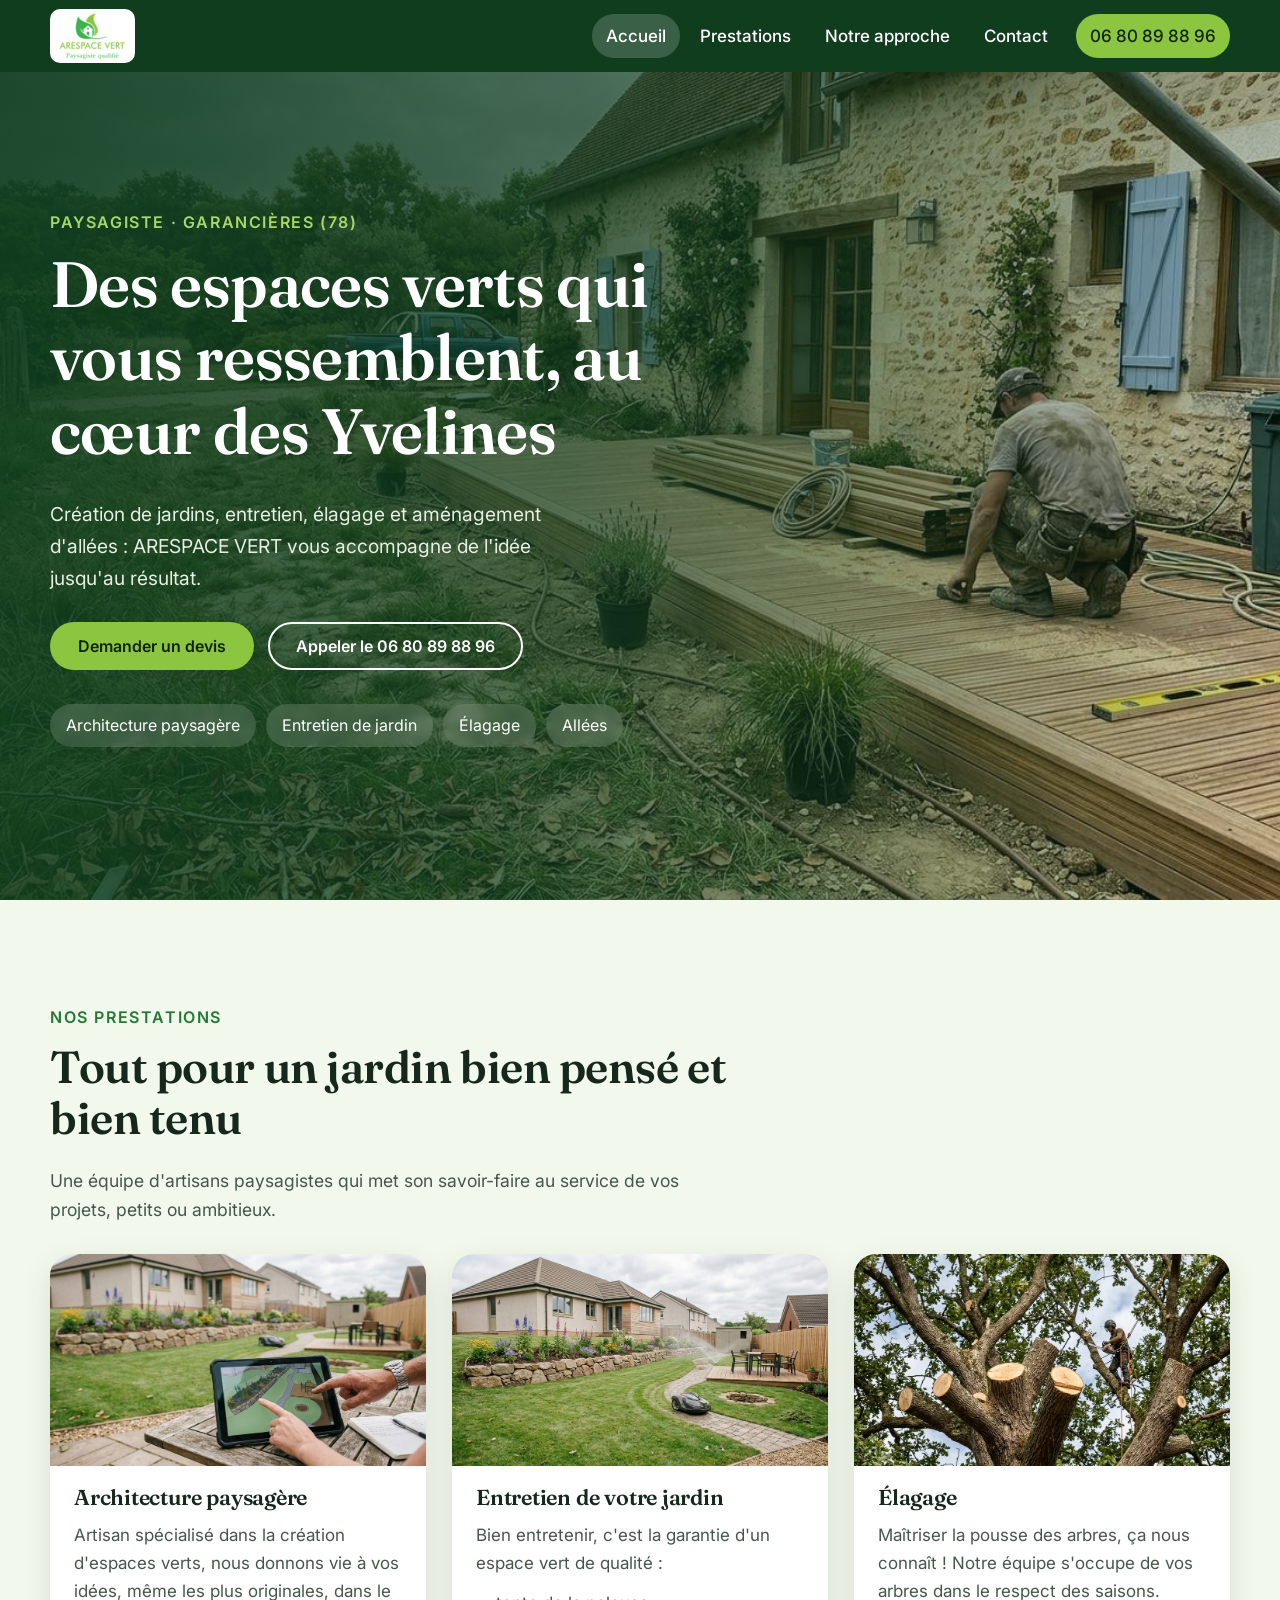
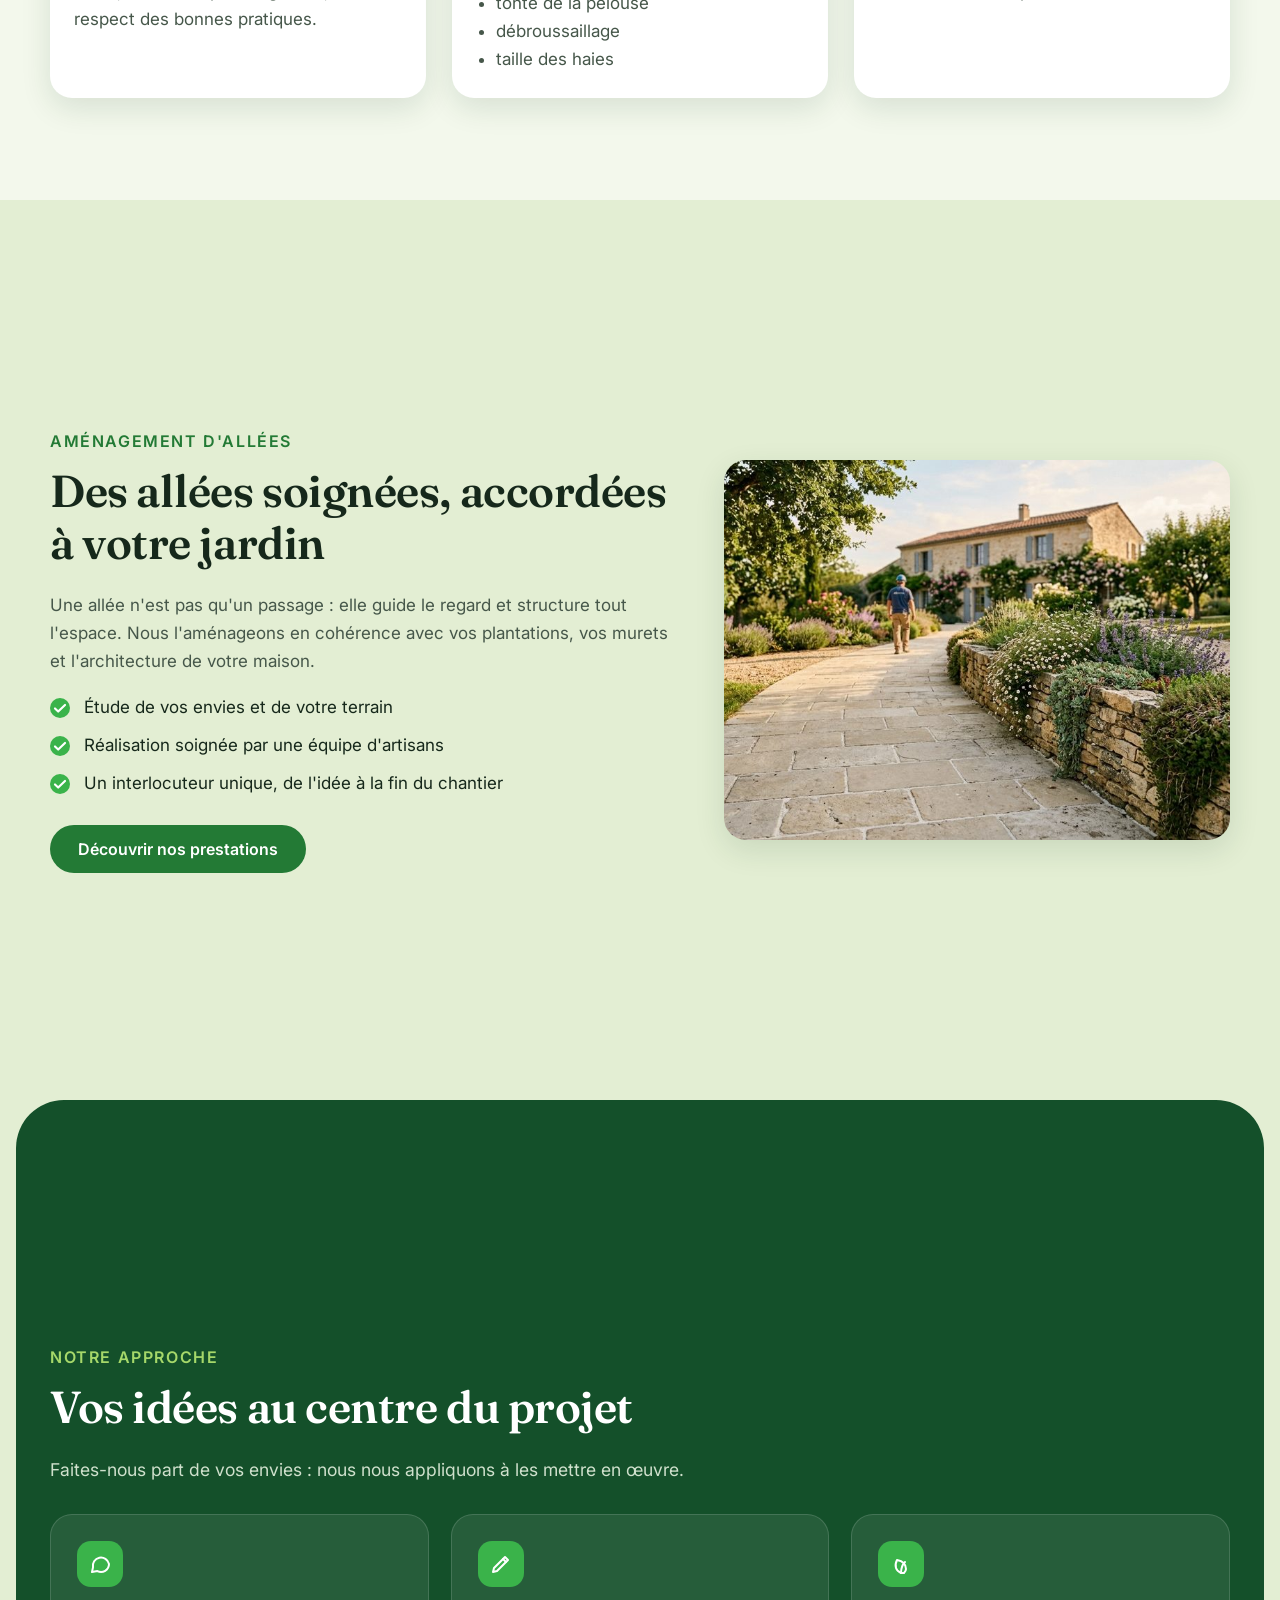
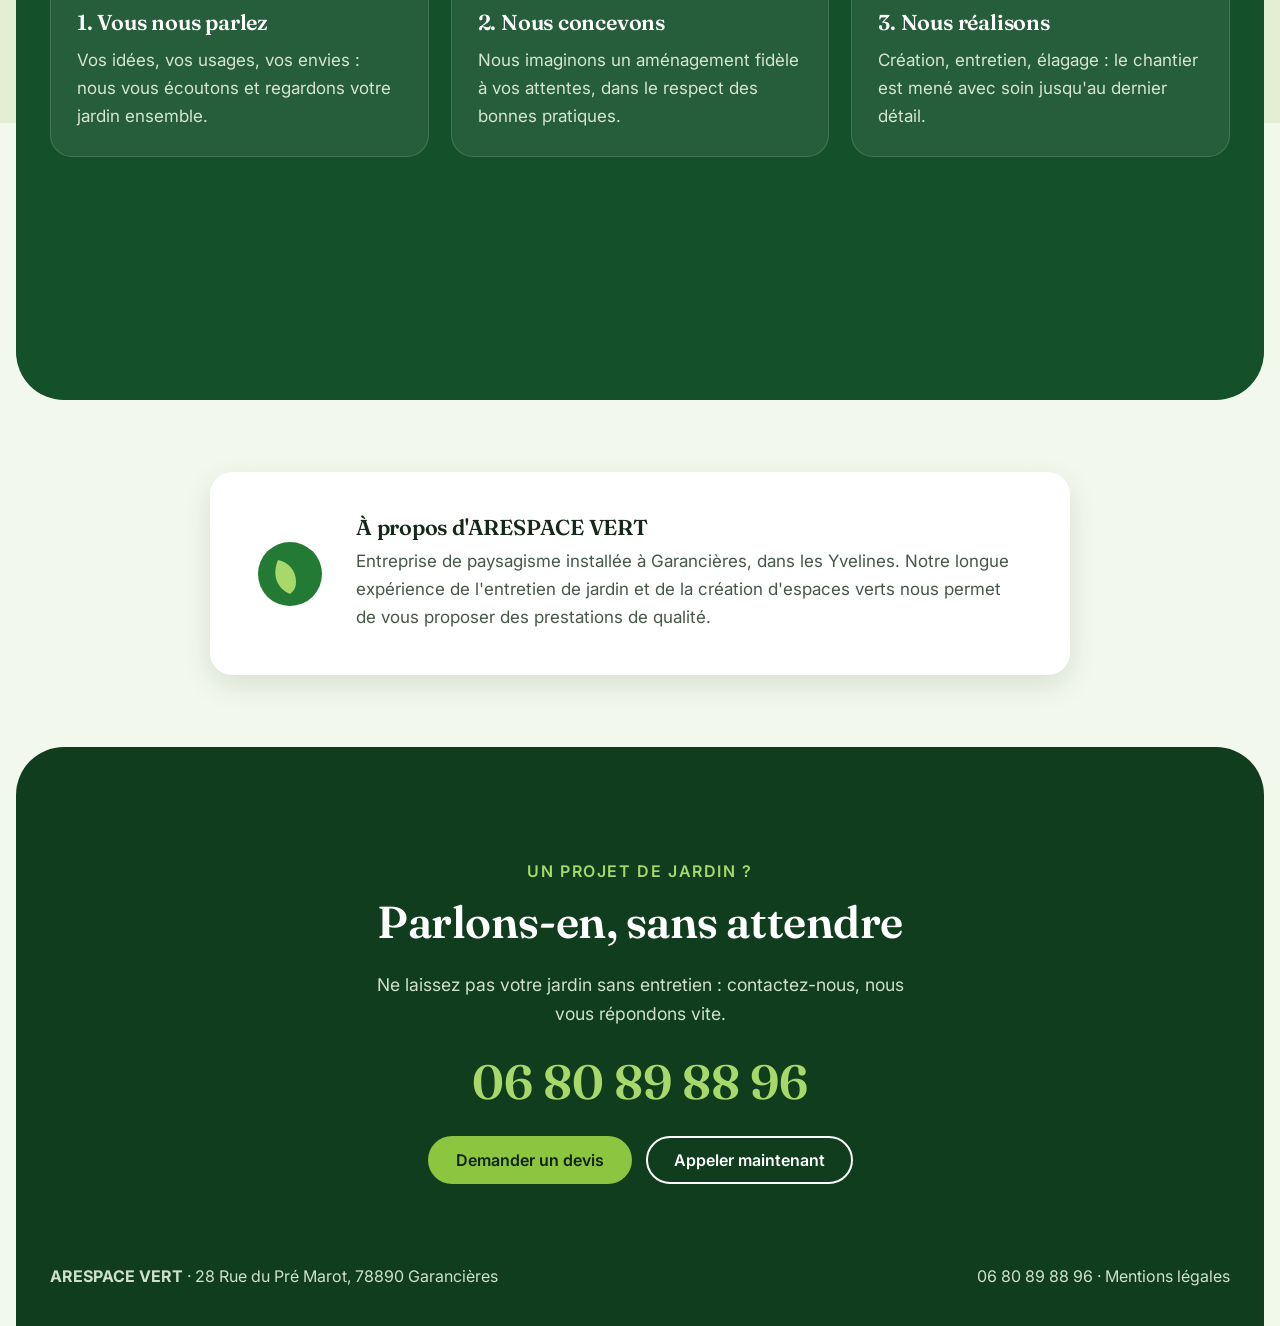
<file: index.html>
<!doctype html>
<html lang="fr">
<head>
<meta charset="utf-8">
<meta name="viewport" content="width=device-width,initial-scale=1">
<title>ARESPACE VERT – Paysagiste à Garancières (78)</title>
<meta name="description" content="ARESPACE VERT, paysagiste à Garancières (Yvelines, 78) : architecture paysagère, entretien de jardin, élagage et aménagement d'allées. Contactez-nous pour votre projet.">
<meta name="robots" content="noindex, nofollow">
<link rel="icon" href="data:image/svg+xml,%3Csvg xmlns='http://www.w3.org/2000/svg' viewBox='0 0 64 64'%3E%3Crect width='64' height='64' rx='14' fill='%2314502a'/%3E%3Cpath d='M32 50C18 44 14 30 20 16c10 2 18 10 18 22 0 4-1 8-6 12z' fill='%233ab34a'/%3E%3C/svg%3E">
<link rel="preconnect" href="https://fonts.googleapis.com"><link rel="preconnect" href="https://fonts.gstatic.com" crossorigin>
<link rel="stylesheet" href="https://fonts.googleapis.com/css2?family=Fraunces:wght@600;700&family=Inter:wght@400;500;600;700&display=swap">
<link rel="stylesheet" href="css/style.css">
</head>
<body>
<header class="hd">
 <div class="wrap">
  <a class="logo" href="https://webaunet.github.io/arespace-vert/" aria-label="ARESPACE VERT – accueil">
   <img src="images/logo.png" width="77" height="50" alt="ARESPACE VERT, paysagiste qualité">
  </a>
  <div class="hd-r">
   <a class="call-m" href="tel:+33680898896" aria-label="Appeler le 06 80 89 88 96">Appeler</a>
   <button class="burger" aria-expanded="false" aria-controls="nav" aria-label="Ouvrir le menu"><span></span></button>
   <nav class="nav" id="nav" aria-label="Navigation principale">
    <a href="index.html" aria-current="page">Accueil</a>
    <a href="prestations.html">Prestations</a>
    <a href="approche.html">Notre approche</a>
    <a href="contact.html">Contact</a>
    <a class="call call-d" href="tel:+33680898896">06 80 89 88 96</a>
   </nav>
  </div>
 </div>
</header>
<main>
<section class="hero">
 <img src="images/terrasse-bois.jpg" width="1300" height="709" alt="Chantier d'aménagement d'une terrasse en bois devant une maison en pierre" fetchpriority="high">
 <div class="wrap"><div class="in">
  <span class="eyebrow">Paysagiste · Garancières (78)</span>
  <h1>Des espaces verts qui vous ressemblent, au cœur des Yvelines</h1>
  <p class="lead">Création de jardins, entretien, élagage et aménagement d'allées : ARESPACE VERT vous accompagne de l'idée jusqu'au résultat.</p>
  <div class="acts"><a class="btn btn-p" href="contact.html">Demander un devis</a><a class="btn btn-o" href="tel:+33680898896">Appeler le 06 80 89 88 96</a></div>
  <ul class="pill"><li>Architecture paysagère</li><li>Entretien de jardin</li><li>Élagage</li><li>Allées</li></ul>
 </div></div>
</section>

<section class="sec" id="prestations">
 <div class="wrap">
  <div class="head"><span class="eyebrow">Nos prestations</span><h2>Tout pour un jardin bien pensé et bien tenu</h2><p>Une équipe d'artisans paysagistes qui met son savoir-faire au service de vos projets, petits ou ambitieux.</p></div>
  <div class="cards">
   <article class="card"><img src="images/conception.jpg" width="1000" height="545" loading="lazy" alt="Projet de jardin présenté sur une tablette devant une maison avec muret en pierre"><div><h3>Architecture paysagère</h3><p>Artisan spécialisé dans la création d'espaces verts, nous donnons vie à vos idées, même les plus originales, dans le respect des bonnes pratiques.</p></div></article>
   <article class="card"><img src="images/tonte-robot.jpg" width="1000" height="545" loading="lazy" alt="Pelouse tondue par un robot, massif fleuri et muret en pierre devant une maison"><div><h3>Entretien de votre jardin</h3><p>Bien entretenir, c'est la garantie d'un espace vert de qualité :</p><ul><li>tonte de la pelouse</li><li>débroussaillage</li><li>taille des haies</li></ul></div></article>
   <article class="card"><img src="images/taille-reduction.jpg" width="1000" height="545" loading="lazy" alt="Élagueur en hauteur dans un grand chêne après une taille de réduction"><div><h3>Élagage</h3><p>Maîtriser la pousse des arbres, ça nous connaît ! Notre équipe s'occupe de vos arbres dans le respect des saisons.</p></div></article>
  </div>
 </div>
</section>

<section class="sec sand" id="allees">
 <div class="wrap split">
  <div>
   <span class="eyebrow">Aménagement d'allées</span>
   <h2>Des allées soignées, accordées à votre jardin</h2>
   <p>Une allée n'est pas qu'un passage : elle guide le regard et structure tout l'espace. Nous l'aménageons en cohérence avec vos plantations, vos murets et l'architecture de votre maison.</p>
   <ul class="check"><li>Étude de vos envies et de votre terrain</li><li>Réalisation soignée par une équipe d'artisans</li><li>Un interlocuteur unique, de l'idée à la fin du chantier</li></ul>
   <a class="btn btn-g" href="prestations.html">Découvrir nos prestations</a>
  </div>
  <img src="images/allee-paves.jpg" width="1000" height="545" loading="lazy" alt="Allée en dalles de pierre bordée d'un muret et de massifs fleuris menant à une maison">
 </div>
</section>

<div class="band-wrap">
<section class="band" id="approche">
 <div class="wrap">
  <div class="head"><span class="eyebrow">Notre approche</span><h2>Vos idées au centre du projet</h2><p>Faites-nous part de vos envies : nous nous appliquons à les mettre en œuvre.</p></div>
  <div class="steps">
   <div class="step"><svg viewBox="0 0 24 24" fill="none" stroke="#fff" stroke-width="2" stroke-linecap="round" stroke-linejoin="round" aria-hidden="true"><path d="M21 12a8 8 0 0 1-11.6 7.1L4 20l1-4.6A8 8 0 1 1 21 12z"/></svg><h3>1. Vous nous parlez</h3><p>Vos idées, vos usages, vos envies : nous vous écoutons et regardons votre jardin ensemble.</p></div>
   <div class="step"><svg viewBox="0 0 24 24" fill="none" stroke="#fff" stroke-width="2" stroke-linecap="round" stroke-linejoin="round" aria-hidden="true"><path d="M4 20l1-4L16 5l3 3L8 19z"/><path d="M14 7l3 3"/></svg><h3>2. Nous concevons</h3><p>Nous imaginons un aménagement fidèle à vos attentes, dans le respect des bonnes pratiques.</p></div>
   <div class="step"><svg viewBox="0 0 24 24" fill="none" stroke="#fff" stroke-width="2" stroke-linecap="round" stroke-linejoin="round" aria-hidden="true"><path d="M12 21c-5-2-7-7-4-13 5 1 9 4 9 9 0 2-1 3-2 4z"/><path d="M12 21c0-5 1-8 4-11"/></svg><h3>3. Nous réalisons</h3><p>Création, entretien, élagage : le chantier est mené avec soin jusqu'au dernier détail.</p></div>
  </div>
 </div>
</section>
<section class="sec ab" id="apropos"><div class="wrap">
  <div class="about">
   <svg viewBox="0 0 64 64" aria-hidden="true"><circle cx="32" cy="32" r="32" fill="#237a35"/><path d="M32 52C18 46 14 32 20 18c10 2 18 10 18 22 0 4-1 8-6 12z" fill="#a6d86a"/></svg>
   <div><h3>À propos d'ARESPACE VERT</h3><p>Entreprise de paysagisme installée à Garancières, dans les Yvelines. Notre longue expérience de l'entretien de jardin et de la création d'espaces verts nous permet de vous proposer des prestations de qualité.</p></div>
  </div>
</div></section>
</div>

<div class="cta-wrap">
<section class="cta" id="contact">
 <div class="wrap">
  <span class="eyebrow" style="color:#a6d86a">Un projet de jardin ?</span>
  <h2>Parlons-en, sans attendre</h2>
  <p>Ne laissez pas votre jardin sans entretien : contactez-nous, nous vous répondons vite.</p>
  <a class="tel" href="tel:+33680898896">06 80 89 88 96</a>
  <div class="acts"><a class="btn btn-p" href="contact.html">Demander un devis</a><a class="btn btn-o" href="tel:+33680898896">Appeler maintenant</a></div>
 </div>
</section>
</div>
</main>
<div class="ft-wrap"><footer class="ft"><div class="wrap">
 <p><strong>ARESPACE VERT</strong> · 28 Rue du Pré Marot, 78890 Garancières</p>
 <p><a href="tel:+33680898896">06 80 89 88 96</a> · <a href="mentions-legales.html">Mentions légales</a></p>
</div></footer></div>
<script src="js/main.js"></script>
</body>
</html>
</file>
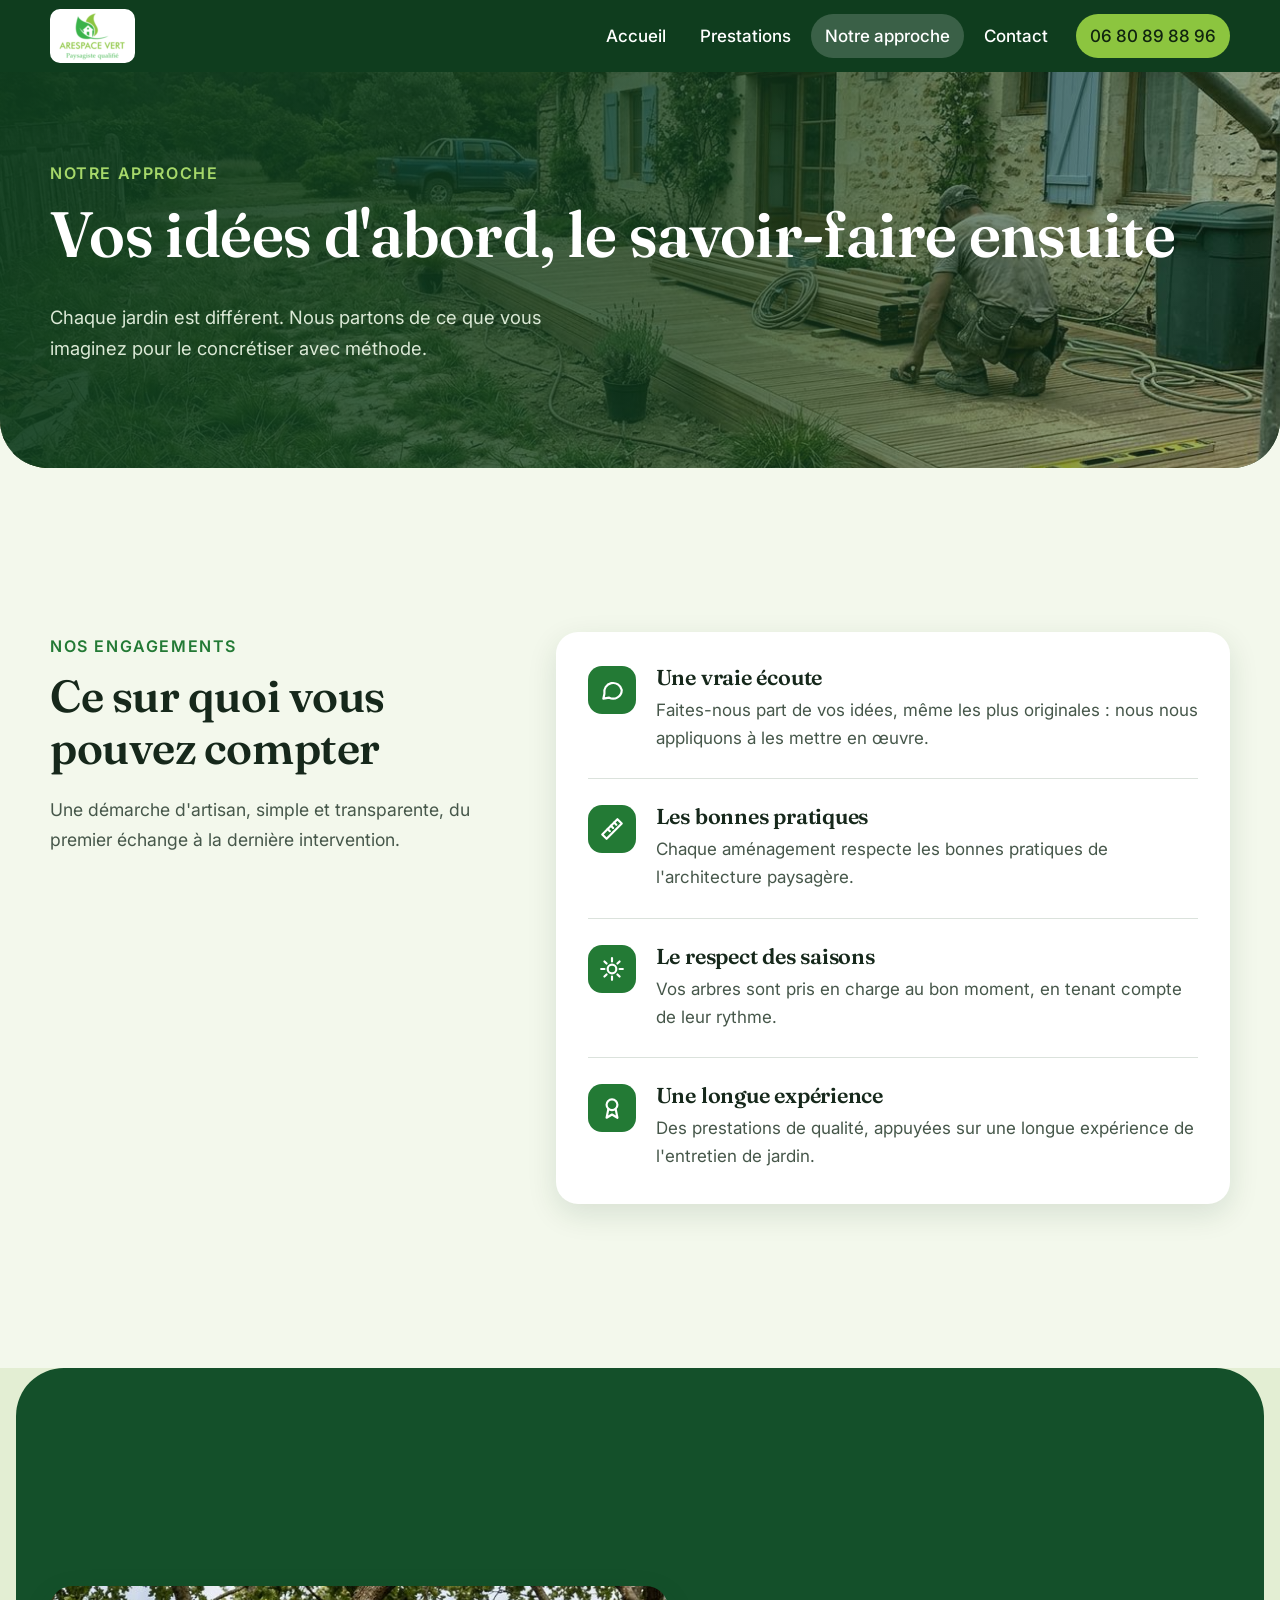
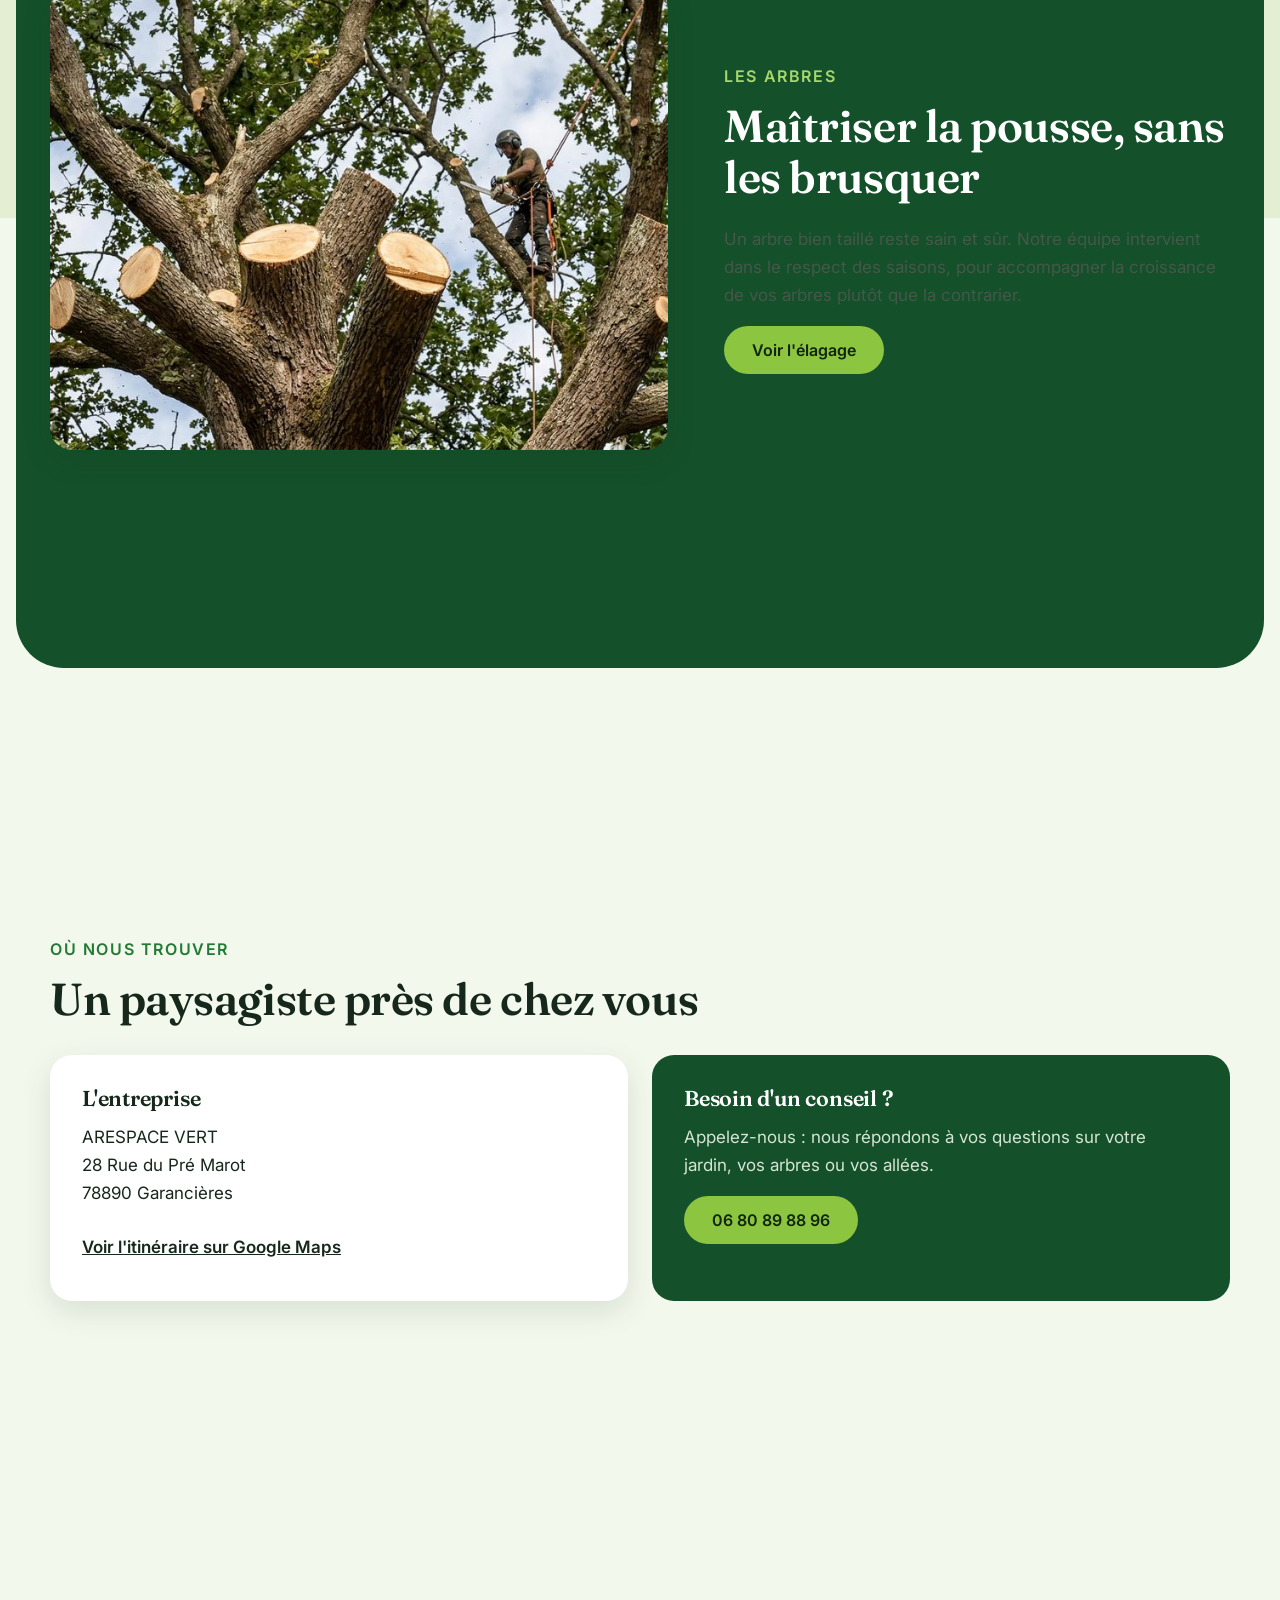
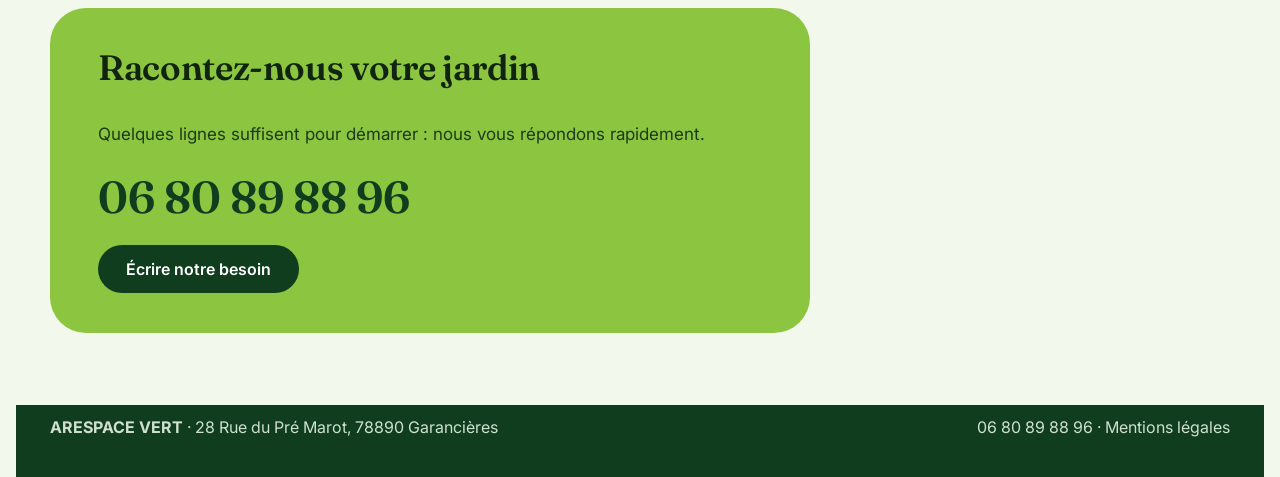
<file: approche.html>
<!doctype html>
<html lang="fr">
<head>
<meta charset="utf-8">
<meta name="viewport" content="width=device-width,initial-scale=1">
<title>Notre approche – ARESPACE VERT, paysagiste à Garancières (78)</title>
<meta name="description" content="La démarche d'ARESPACE VERT, paysagiste à Garancières : écoute, bonnes pratiques, respect des saisons et longue expérience de l'entretien de jardin.">
<meta name="robots" content="noindex, nofollow">
<link rel="icon" href="data:image/svg+xml,%3Csvg xmlns='http://www.w3.org/2000/svg' viewBox='0 0 64 64'%3E%3Crect width='64' height='64' rx='14' fill='%2314502a'/%3E%3Cpath d='M32 50C18 44 14 30 20 16c10 2 18 10 18 22 0 4-1 8-6 12z' fill='%233ab34a'/%3E%3C/svg%3E">
<link rel="preconnect" href="https://fonts.googleapis.com"><link rel="preconnect" href="https://fonts.gstatic.com" crossorigin>
<link rel="stylesheet" href="https://fonts.googleapis.com/css2?family=Fraunces:wght@600;700&family=Inter:wght@400;500;600;700&display=swap">
<link rel="stylesheet" href="css/style.css">
</head>
<body>
<header class="hd">
 <div class="wrap">
  <a class="logo" href="https://webaunet.github.io/arespace-vert/" aria-label="ARESPACE VERT – accueil">
   <img src="images/logo.png" width="77" height="50" alt="ARESPACE VERT, paysagiste qualité">
  </a>
  <div class="hd-r">
   <a class="call-m" href="tel:+33680898896" aria-label="Appeler le 06 80 89 88 96">Appeler</a>
   <button class="burger" aria-expanded="false" aria-controls="nav" aria-label="Ouvrir le menu"><span></span></button>
   <nav class="nav" id="nav" aria-label="Navigation principale">
    <a href="index.html">Accueil</a>
    <a href="prestations.html">Prestations</a>
    <a href="approche.html" aria-current="page">Notre approche</a>
    <a href="contact.html">Contact</a>
    <a class="call call-d" href="tel:+33680898896">06 80 89 88 96</a>
   </nav>
  </div>
 </div>
</header>
<main>
<section class="ph img slim">
 <img src="images/terrasse-bois.jpg" width="1300" height="709" alt="Chantier d'aménagement d'une terrasse en bois devant une maison en pierre" fetchpriority="high">
 <div class="wrap"><span class="eyebrow">Notre approche</span><h1>Vos idées d'abord, le savoir-faire ensuite</h1><p class="lead">Chaque jardin est différent. Nous partons de ce que vous imaginez pour le concrétiser avec méthode.</p></div>
</section>
<section class="sec" id="engagements">
 <div class="wrap eng">
  <div class="head"><span class="eyebrow">Nos engagements</span><h2>Ce sur quoi vous pouvez compter</h2><p>Une démarche d'artisan, simple et transparente, du premier échange à la dernière intervention.</p></div>
  <ul>
   <li><svg viewBox="0 0 24 24" fill="none" stroke="#fff" stroke-width="2" stroke-linecap="round" stroke-linejoin="round" aria-hidden="true"><path d="M21 12a8 8 0 0 1-11.6 7.1L4 20l1-4.6A8 8 0 1 1 21 12z"/></svg><div><h3>Une vraie écoute</h3><p>Faites-nous part de vos idées, même les plus originales : nous nous appliquons à les mettre en œuvre.</p></div></li>
   <li><svg viewBox="0 0 24 24" fill="none" stroke="#fff" stroke-width="2" stroke-linecap="round" stroke-linejoin="round" aria-hidden="true"><path d="M3 17L17 3l4 4L7 21z"/><path d="M8 12l2 2M11 9l2 2M14 6l2 2"/></svg><div><h3>Les bonnes pratiques</h3><p>Chaque aménagement respecte les bonnes pratiques de l'architecture paysagère.</p></div></li>
   <li><svg viewBox="0 0 24 24" fill="none" stroke="#fff" stroke-width="2" stroke-linecap="round" stroke-linejoin="round" aria-hidden="true"><circle cx="12" cy="12" r="4"/><path d="M12 2v3M12 19v3M2 12h3M19 12h3M5 5l2 2M17 17l2 2M19 5l-2 2M7 17l-2 2"/></svg><div><h3>Le respect des saisons</h3><p>Vos arbres sont pris en charge au bon moment, en tenant compte de leur rythme.</p></div></li>
   <li><svg viewBox="0 0 24 24" fill="none" stroke="#fff" stroke-width="2" stroke-linecap="round" stroke-linejoin="round" aria-hidden="true"><circle cx="12" cy="9" r="5"/><path d="M8.5 13.5L7 21l5-3 5 3-1.5-7.5"/></svg><div><h3>Une longue expérience</h3><p>Des prestations de qualité, appuyées sur une longue expérience de l'entretien de jardin.</p></div></li>
  </ul>
 </div>
</section>
<div class="band-wrap">
<section class="band" id="saisons"><div class="wrap split">
  <img src="images/taille-reduction.jpg" width="1000" height="545" loading="lazy" alt="Élagueur en hauteur dans un grand chêne après une taille de réduction">
  <div>
   <span class="eyebrow">Les arbres</span>
   <h2>Maîtriser la pousse, sans les brusquer</h2>
   <p>Un arbre bien taillé reste sain et sûr. Notre équipe intervient dans le respect des saisons, pour accompagner la croissance de vos arbres plutôt que la contrarier.</p>
   <a class="btn btn-p" href="prestations.html#elagage">Voir l'élagage</a>
  </div>
</div></section>
</div>
<section class="sec" id="acces" style="background:var(--cream)">
 <div class="wrap">
  <div class="head"><span class="eyebrow">Où nous trouver</span><h2>Un paysagiste près de chez vous</h2></div>
  <div class="loc">
   <div class="box"><h3>L'entreprise</h3><address>ARESPACE VERT<br>28 Rue du Pré Marot<br>78890 Garancières</address><a class="lk" href="https://www.google.com/maps/place/ARESPACE+VERT/@48.8220892,1.74393,17z" target="_blank" rel="noopener">Voir l'itinéraire sur Google Maps</a></div>
   <div class="box g"><h3>Besoin d'un conseil ?</h3><p>Appelez-nous : nous répondons à vos questions sur votre jardin, vos arbres ou vos allées.</p><a class="btn btn-p" href="tel:+33680898896">06 80 89 88 96</a></div>
  </div>
 </div>
</section>
<section class="bd-s"><div class="wrap"><div class="bd col"><h2>Racontez-nous votre jardin</h2><p>Quelques lignes suffisent pour démarrer : nous vous répondons rapidement.</p><a class="tel2" href="tel:+33680898896" style="color:#0f3d1e">06 80 89 88 96</a><a class="btn btn-d" href="contact.html">Écrire notre besoin</a></div></div></section>
</main>
<div class="ft-wrap"><footer class="ft"><div class="wrap">
 <p><strong>ARESPACE VERT</strong> · 28 Rue du Pré Marot, 78890 Garancières</p>
 <p><a href="tel:+33680898896">06 80 89 88 96</a> · <a href="mentions-legales.html">Mentions légales</a></p>
</div></footer></div>
<script src="js/main.js"></script>
</body>
</html>
</file>
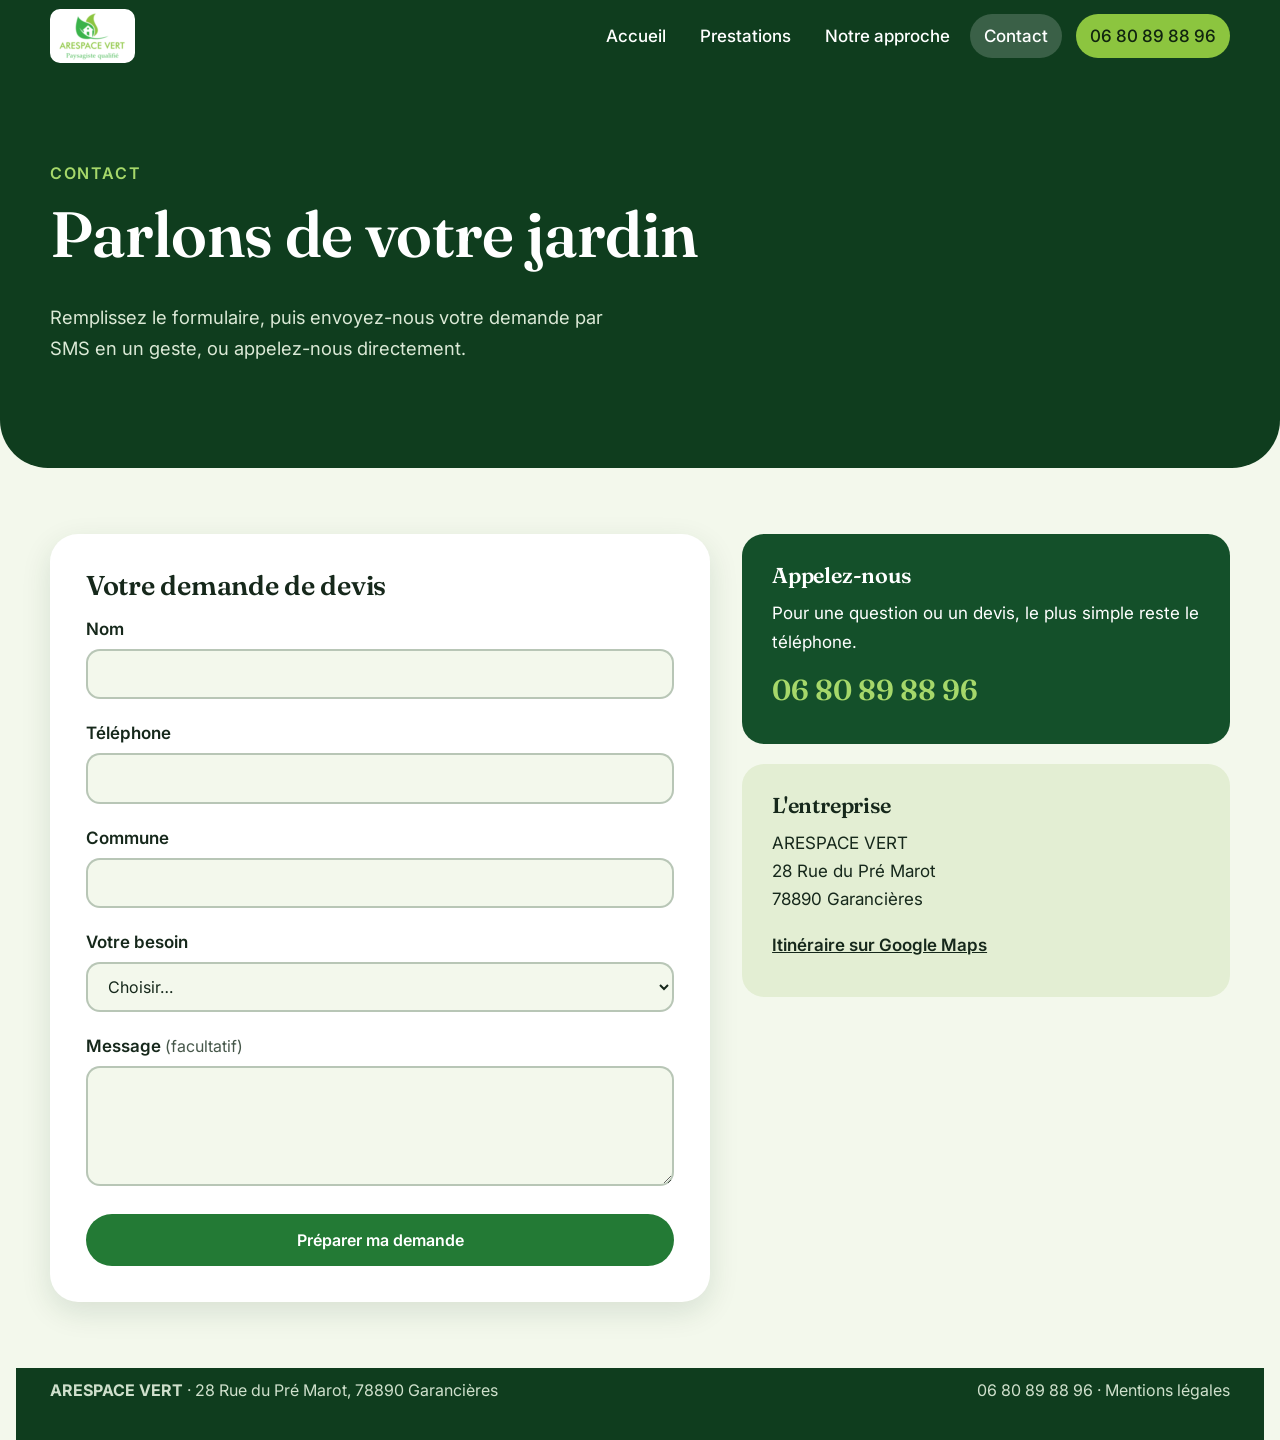
<file: contact.html>
<!doctype html>
<html lang="fr">
<head>
<meta charset="utf-8">
<meta name="viewport" content="width=device-width,initial-scale=1">
<title>Contact et devis – ARESPACE VERT, paysagiste à Garancières (78)</title>
<meta name="description" content="Contactez ARESPACE VERT, paysagiste à Garancières (78) : formulaire de demande de devis, envoi par SMS et appel direct au 06 80 89 88 96.">
<meta name="robots" content="noindex, nofollow">
<link rel="icon" href="data:image/svg+xml,%3Csvg xmlns='http://www.w3.org/2000/svg' viewBox='0 0 64 64'%3E%3Crect width='64' height='64' rx='14' fill='%2314502a'/%3E%3Cpath d='M32 50C18 44 14 30 20 16c10 2 18 10 18 22 0 4-1 8-6 12z' fill='%233ab34a'/%3E%3C/svg%3E">
<link rel="preconnect" href="https://fonts.googleapis.com"><link rel="preconnect" href="https://fonts.gstatic.com" crossorigin>
<link rel="stylesheet" href="https://fonts.googleapis.com/css2?family=Fraunces:wght@600;700&family=Inter:wght@400;500;600;700&display=swap">
<link rel="stylesheet" href="css/style.css">
</head>
<body>
<header class="hd">
 <div class="wrap">
  <a class="logo" href="https://webaunet.github.io/arespace-vert/" aria-label="ARESPACE VERT – accueil">
   <img src="images/logo.png" width="77" height="50" alt="ARESPACE VERT, paysagiste qualité">
  </a>
  <div class="hd-r">
   <a class="call-m" href="tel:+33680898896" aria-label="Appeler le 06 80 89 88 96">Appeler</a>
   <button class="burger" aria-expanded="false" aria-controls="nav" aria-label="Ouvrir le menu"><span></span></button>
   <nav class="nav" id="nav" aria-label="Navigation principale">
    <a href="index.html">Accueil</a>
    <a href="prestations.html">Prestations</a>
    <a href="approche.html">Notre approche</a>
    <a href="contact.html" aria-current="page">Contact</a>
    <a class="call call-d" href="tel:+33680898896">06 80 89 88 96</a>
   </nav>
  </div>
 </div>
</header>
<main>
<section class="ph slim"><div class="wrap"><span class="eyebrow">Contact</span><h1>Parlons de votre jardin</h1><p class="lead">Remplissez le formulaire, puis envoyez-nous votre demande par SMS en un geste, ou appelez-nous directement.</p></div></section>
<section class="sec" id="formulaire">
 <div class="wrap ct">
  <div class="form">
   <h2 style="font-size:1.7rem">Votre demande de devis</h2>
   <form id="devis" novalidate>
    <div class="fld"><label for="nom">Nom</label><input id="nom" name="nom" type="text" autocomplete="name" required aria-describedby="e-nom"><p class="err" id="e-nom" role="alert" hidden></p></div>
    <div class="fld"><label for="tel">Téléphone</label><input id="tel" name="tel" type="tel" autocomplete="tel" inputmode="tel" required aria-describedby="e-tel"><p class="err" id="e-tel" role="alert" hidden></p></div>
    <div class="fld"><label for="commune">Commune</label><input id="commune" name="commune" type="text" autocomplete="address-level2" required aria-describedby="e-commune"><p class="err" id="e-commune" role="alert" hidden></p></div>
    <div class="fld"><label for="besoin">Votre besoin</label><select id="besoin" name="besoin" required aria-describedby="e-besoin"><option value="">Choisir…</option><option>Architecture paysagère</option><option>Entretien de jardin</option><option>Élagage</option><option>Aménagement d'allées</option><option>Autre demande</option></select><p class="err" id="e-besoin" role="alert" hidden></p></div>
    <div class="fld"><label for="message">Message <small>(facultatif)</small></label><textarea id="message" name="message" rows="4"></textarea></div>
    <button class="btn btn-g" type="submit">Préparer ma demande</button>
   </form>
   <div class="recap" id="recap" hidden>
    <h3 id="recap-h" tabindex="-1">Votre demande est prête</h3>
    <p class="ok">Il ne reste qu'à l'envoyer : le formulaire ne part pas tout seul.</p>
    <label for="recap-txt" style="font-weight:600">Récapitulatif</label>
    <textarea id="recap-txt" readonly></textarea>
    <div class="acts"><a class="btn btn-g" id="sms" href="sms:+33680898896">Envoyer par SMS</a><button class="btn btn-o" id="copy" type="button" style="border-color:var(--g700);color:var(--g700)">Copier</button><a class="btn btn-p" href="tel:+33680898896">Appeler</a></div>
    <p id="copy-ok" role="status" class="ok" style="margin:12px 0 0"></p>
   </div>
  </div>
  <aside class="side">
   <div class="box"><h3>Appelez-nous</h3><p>Pour une question ou un devis, le plus simple reste le téléphone.</p><a class="tel3" href="tel:+33680898896" style="color:var(--g300)">06 80 89 88 96</a></div>
   <div class="box l"><h3>L'entreprise</h3><address style="font-style:normal;margin-bottom:10px">ARESPACE VERT<br>28 Rue du Pré Marot<br>78890 Garancières</address><a href="https://www.google.com/maps/place/ARESPACE+VERT/@48.8220892,1.74393,17z" target="_blank" rel="noopener">Itinéraire sur Google Maps</a></div>
  </aside>
 </div>
</section>
</main>
<div class="ft-wrap"><footer class="ft"><div class="wrap">
 <p><strong>ARESPACE VERT</strong> · 28 Rue du Pré Marot, 78890 Garancières</p>
 <p><a href="tel:+33680898896">06 80 89 88 96</a> · <a href="mentions-legales.html">Mentions légales</a></p>
</div></footer></div>
<script src="js/main.js"></script>
</body>
</html>
</file>
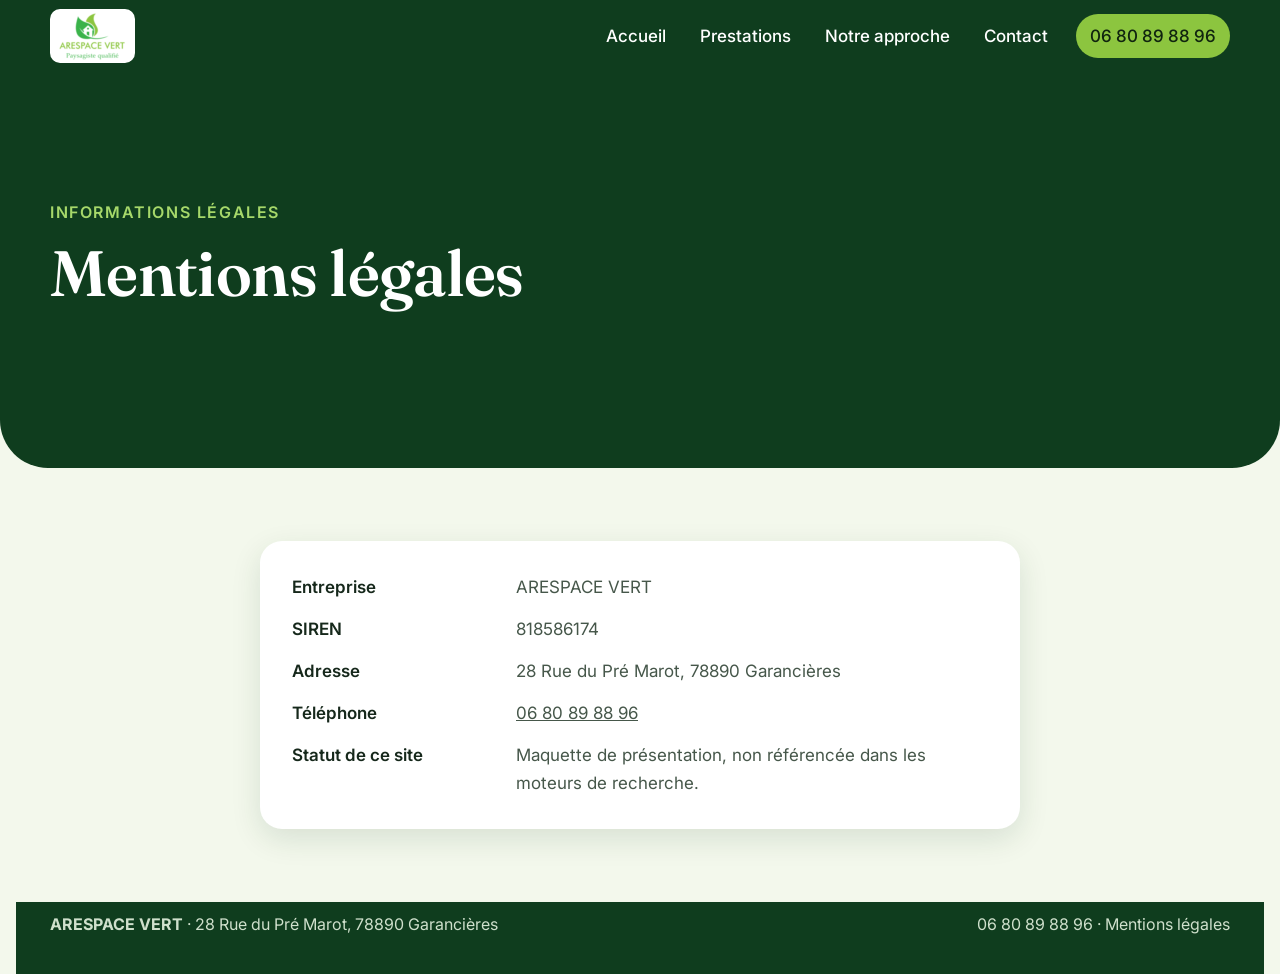
<file: mentions-legales.html>
<!doctype html>
<html lang="fr">
<head>
<meta charset="utf-8">
<meta name="viewport" content="width=device-width,initial-scale=1">
<title>Mentions légales – ARESPACE VERT, Garancières (78)</title>
<meta name="description" content="Mentions légales du site d'ARESPACE VERT, paysagiste à Garancières (78) : identification de l'entreprise.">
<meta name="robots" content="noindex, nofollow">
<link rel="icon" href="data:image/svg+xml,%3Csvg xmlns='http://www.w3.org/2000/svg' viewBox='0 0 64 64'%3E%3Crect width='64' height='64' rx='14' fill='%2314502a'/%3E%3Cpath d='M32 50C18 44 14 30 20 16c10 2 18 10 18 22 0 4-1 8-6 12z' fill='%233ab34a'/%3E%3C/svg%3E">
<link rel="preconnect" href="https://fonts.googleapis.com"><link rel="preconnect" href="https://fonts.gstatic.com" crossorigin>
<link rel="stylesheet" href="https://fonts.googleapis.com/css2?family=Fraunces:wght@600;700&family=Inter:wght@400;500;600;700&display=swap">
<link rel="stylesheet" href="css/style.css">
</head>
<body>
<header class="hd">
 <div class="wrap">
  <a class="logo" href="https://webaunet.github.io/arespace-vert/" aria-label="ARESPACE VERT – accueil">
   <img src="images/logo.png" width="77" height="50" alt="ARESPACE VERT, paysagiste qualité">
  </a>
  <div class="hd-r">
   <a class="call-m" href="tel:+33680898896" aria-label="Appeler le 06 80 89 88 96">Appeler</a>
   <button class="burger" aria-expanded="false" aria-controls="nav" aria-label="Ouvrir le menu"><span></span></button>
   <nav class="nav" id="nav" aria-label="Navigation principale">
    <a href="index.html">Accueil</a>
    <a href="prestations.html">Prestations</a>
    <a href="approche.html">Notre approche</a>
    <a href="contact.html">Contact</a>
    <a class="call call-d" href="tel:+33680898896">06 80 89 88 96</a>
   </nav>
  </div>
 </div>
</header>
<main>
<section class="ph slim"><div class="wrap"><span class="eyebrow">Informations légales</span><h1>Mentions légales</h1></div></section>
<section class="sec" style="min-height:0"><div class="wrap legal">
 <dl>
  <dt>Entreprise</dt><dd>ARESPACE VERT</dd>
  <dt>SIREN</dt><dd>818586174</dd>
  <dt>Adresse</dt><dd>28 Rue du Pré Marot, 78890 Garancières</dd>
  <dt>Téléphone</dt><dd><a href="tel:+33680898896">06 80 89 88 96</a></dd>
  <dt>Statut de ce site</dt><dd>Maquette de présentation, non référencée dans les moteurs de recherche.</dd>
 </dl>
</div></section>
</main>
<div class="ft-wrap"><footer class="ft"><div class="wrap">
 <p><strong>ARESPACE VERT</strong> · 28 Rue du Pré Marot, 78890 Garancières</p>
 <p><a href="tel:+33680898896">06 80 89 88 96</a> · <a href="mentions-legales.html">Mentions légales</a></p>
</div></footer></div>
<script src="js/main.js"></script>
</body>
</html>
</file>
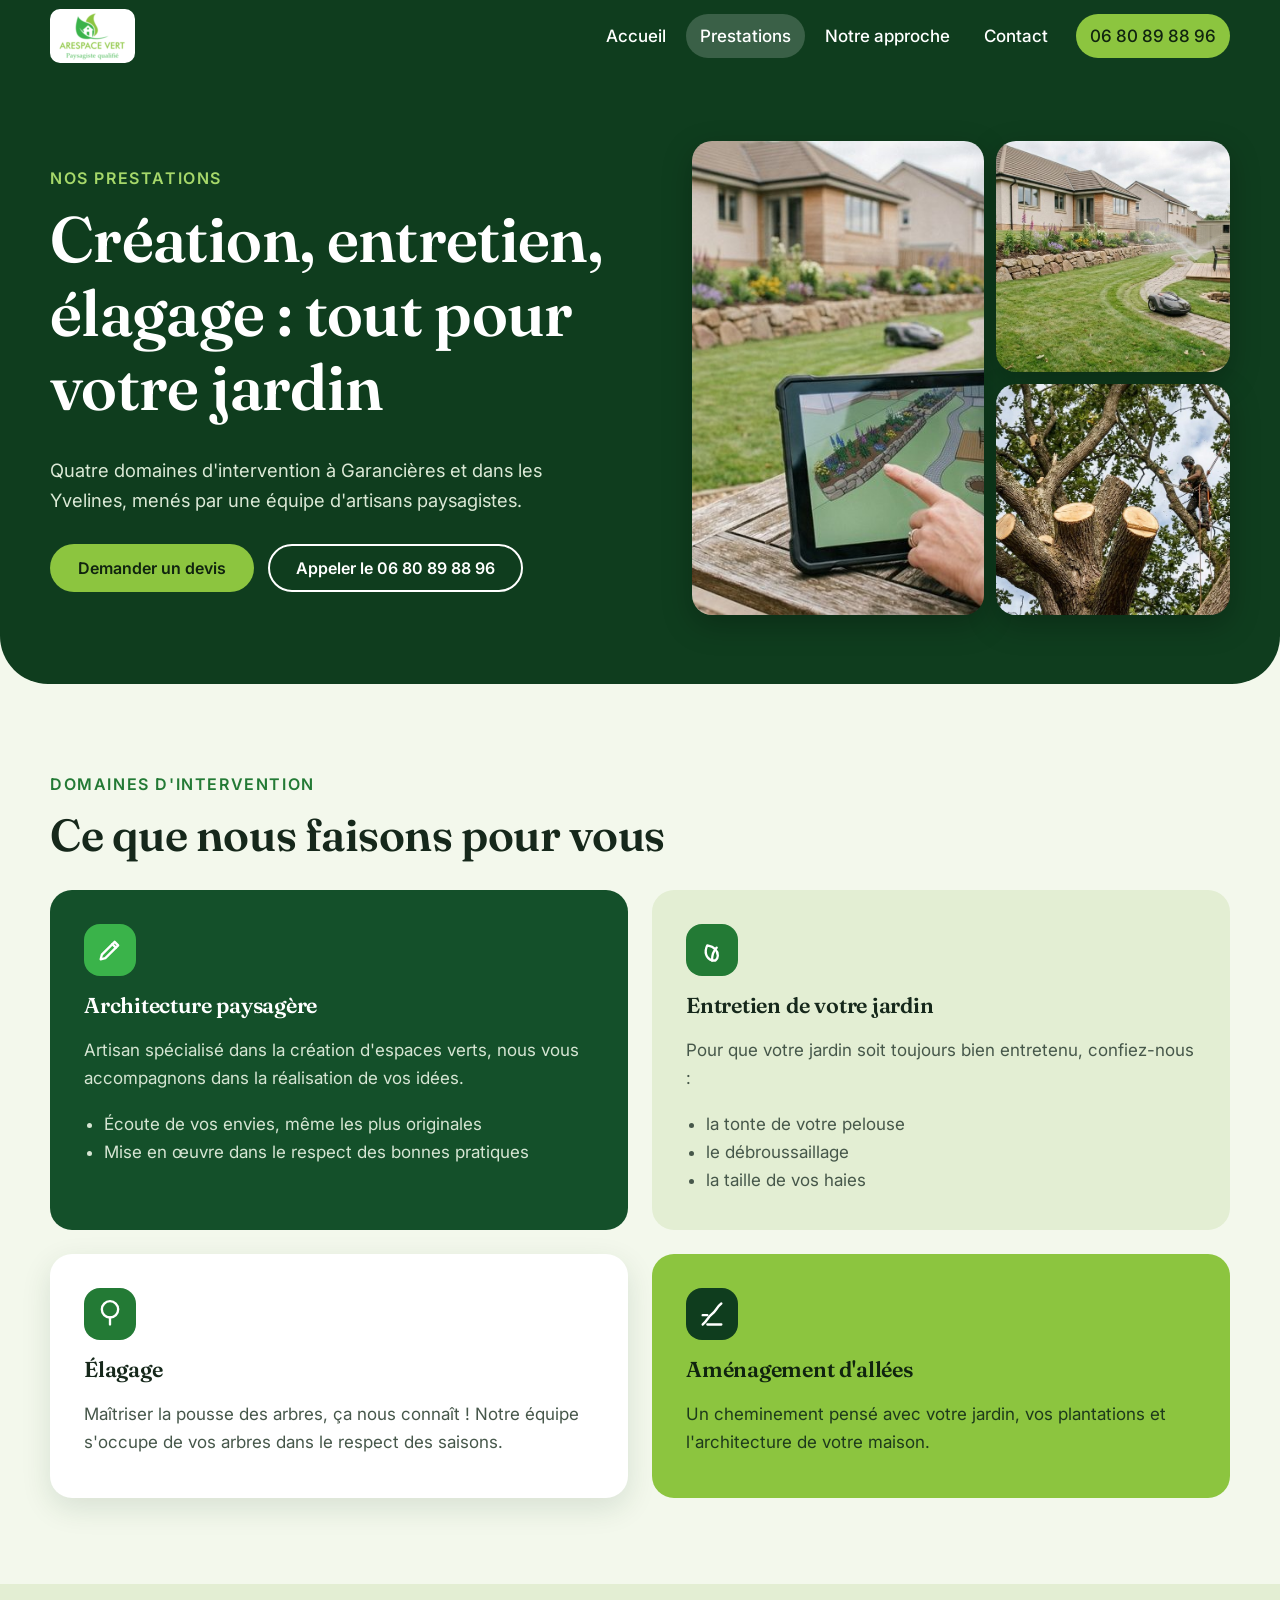
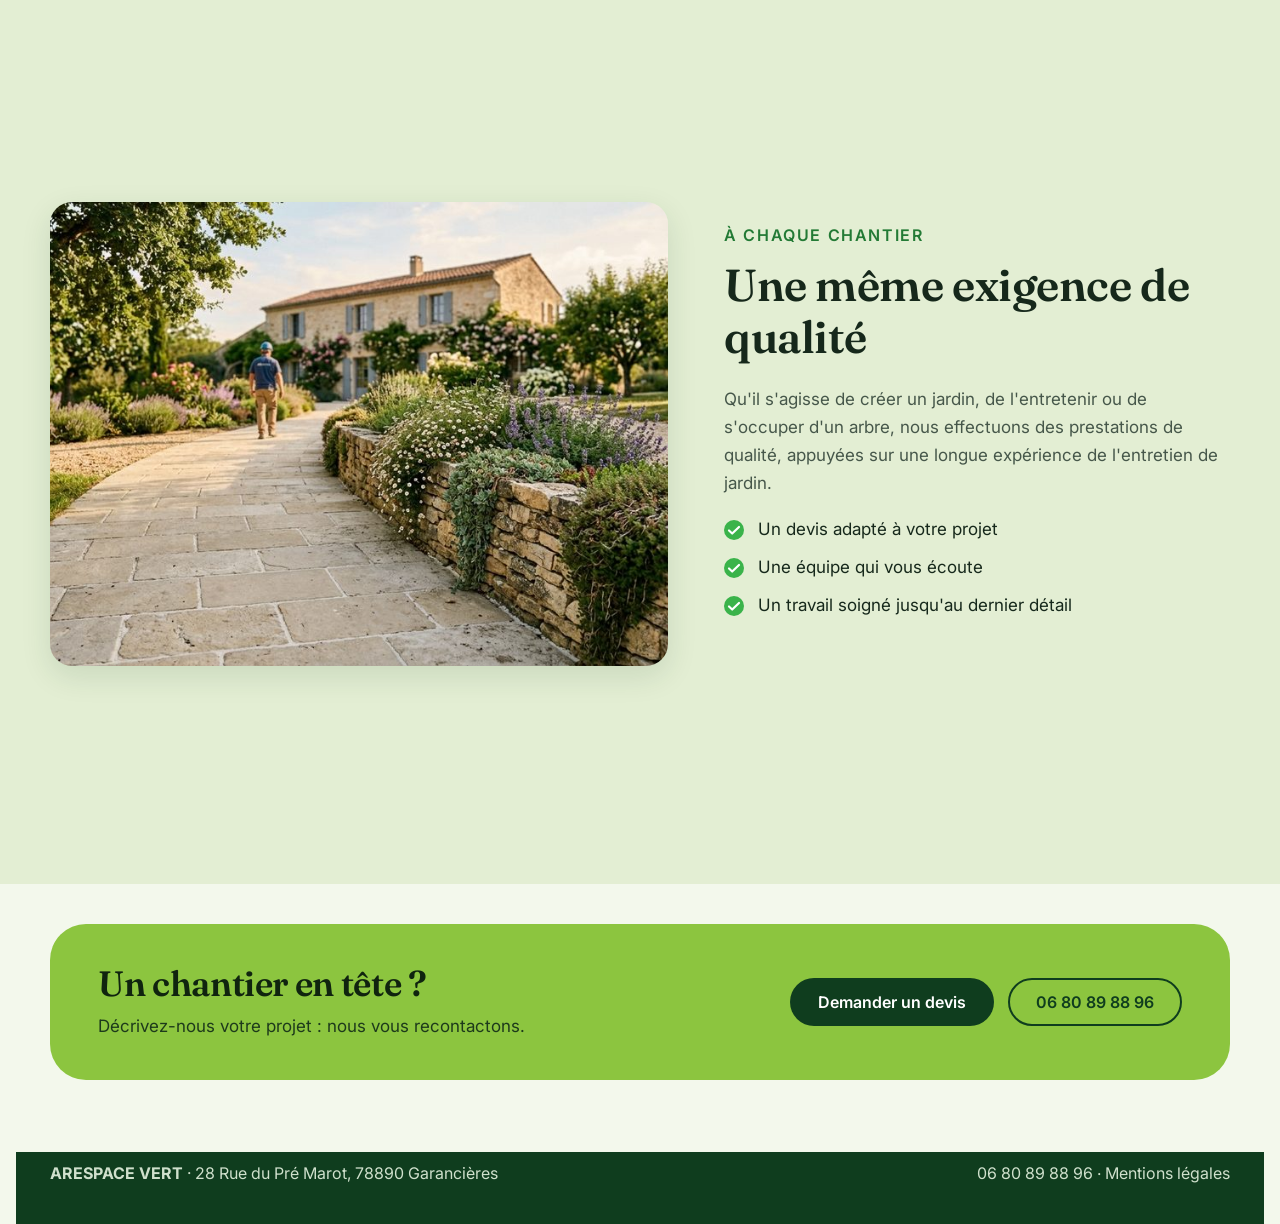
<file: prestations.html>
<!doctype html>
<html lang="fr">
<head>
<meta charset="utf-8">
<meta name="viewport" content="width=device-width,initial-scale=1">
<title>Prestations – ARESPACE VERT, paysagiste à Garancières (78)</title>
<meta name="description" content="Architecture paysagère, entretien de jardin, élagage et aménagement d'allées : les prestations d'ARESPACE VERT, paysagiste à Garancières dans les Yvelines.">
<meta name="robots" content="noindex, nofollow">
<link rel="icon" href="data:image/svg+xml,%3Csvg xmlns='http://www.w3.org/2000/svg' viewBox='0 0 64 64'%3E%3Crect width='64' height='64' rx='14' fill='%2314502a'/%3E%3Cpath d='M32 50C18 44 14 30 20 16c10 2 18 10 18 22 0 4-1 8-6 12z' fill='%233ab34a'/%3E%3C/svg%3E">
<link rel="preconnect" href="https://fonts.googleapis.com"><link rel="preconnect" href="https://fonts.gstatic.com" crossorigin>
<link rel="stylesheet" href="https://fonts.googleapis.com/css2?family=Fraunces:wght@600;700&family=Inter:wght@400;500;600;700&display=swap">
<link rel="stylesheet" href="css/style.css">
</head>
<body>
<header class="hd">
 <div class="wrap">
  <a class="logo" href="https://webaunet.github.io/arespace-vert/" aria-label="ARESPACE VERT – accueil">
   <img src="images/logo.png" width="77" height="50" alt="ARESPACE VERT, paysagiste qualité">
  </a>
  <div class="hd-r">
   <a class="call-m" href="tel:+33680898896" aria-label="Appeler le 06 80 89 88 96">Appeler</a>
   <button class="burger" aria-expanded="false" aria-controls="nav" aria-label="Ouvrir le menu"><span></span></button>
   <nav class="nav" id="nav" aria-label="Navigation principale">
    <a href="index.html">Accueil</a>
    <a href="prestations.html" aria-current="page">Prestations</a>
    <a href="approche.html">Notre approche</a>
    <a href="contact.html">Contact</a>
    <a class="call call-d" href="tel:+33680898896">06 80 89 88 96</a>
   </nav>
  </div>
 </div>
</header>
<main>
<section class="ph duo">
 <div class="wrap">
  <div>
   <span class="eyebrow">Nos prestations</span>
   <h1>Création, entretien, élagage : tout pour votre jardin</h1>
   <p class="lead">Quatre domaines d'intervention à Garancières et dans les Yvelines, menés par une équipe d'artisans paysagistes.</p>
   <div class="acts"><a class="btn btn-p" href="contact.html">Demander un devis</a><a class="btn btn-o" href="tel:+33680898896">Appeler le 06 80 89 88 96</a></div>
  </div>
  <div class="mosaic">
   <img src="images/conception.jpg" width="1000" height="545" alt="Projet de jardin présenté sur une tablette devant une maison avec muret en pierre">
   <img src="images/tonte-robot.jpg" width="1000" height="545" alt="Pelouse tondue par un robot, massif fleuri et muret en pierre devant une maison">
   <img src="images/taille-reduction.jpg" width="1000" height="545" alt="Élagueur en hauteur dans un grand chêne après une taille de réduction">
  </div>
 </div>
</section>
<section class="sec" id="domaines">
 <div class="wrap">
  <div class="head"><span class="eyebrow">Domaines d'intervention</span><h2>Ce que nous faisons pour vous</h2></div>
  <div class="svc">
   <article class="sv a" id="architecture"><svg viewBox="0 0 24 24" fill="none" stroke="#fff" stroke-width="2" stroke-linecap="round" stroke-linejoin="round" aria-hidden="true"><path d="M4 20l1-4L16 5l3 3L8 19z"/><path d="M14 7l3 3"/></svg><h3>Architecture paysagère</h3><p>Artisan spécialisé dans la création d'espaces verts, nous vous accompagnons dans la réalisation de vos idées.</p><ul><li>Écoute de vos envies, même les plus originales</li><li>Mise en œuvre dans le respect des bonnes pratiques</li></ul></article>
   <article class="sv b" id="entretien"><svg viewBox="0 0 24 24" fill="none" stroke="#fff" stroke-width="2" stroke-linecap="round" stroke-linejoin="round" aria-hidden="true"><path d="M12 21c-5-2-7-7-4-13 5 1 9 4 9 9 0 2-1 3-2 4z"/><path d="M12 21c0-5 1-8 4-11"/></svg><h3>Entretien de votre jardin</h3><p>Pour que votre jardin soit toujours bien entretenu, confiez-nous :</p><ul><li>la tonte de votre pelouse</li><li>le débroussaillage</li><li>la taille de vos haies</li></ul></article>
   <article class="sv c" id="elagage"><svg viewBox="0 0 24 24" fill="none" stroke="#fff" stroke-width="2" stroke-linecap="round" stroke-linejoin="round" aria-hidden="true"><path d="M12 21v-6"/><path d="M12 15c-4 0-7-3-7-7a7 7 0 0 1 14 0c0 4-3 7-7 7z"/></svg><h3>Élagage</h3><p>Maîtriser la pousse des arbres, ça nous connaît ! Notre équipe s'occupe de vos arbres dans le respect des saisons.</p></article>
   <article class="sv d" id="allees-svc"><svg viewBox="0 0 24 24" fill="none" stroke="#fff" stroke-width="2" stroke-linecap="round" stroke-linejoin="round" aria-hidden="true"><path d="M4 21c4-3 4-6 8-9s4-6 8-9"/><path d="M8 21h12M4 13h4"/></svg><h3>Aménagement d'allées</h3><p>Un cheminement pensé avec votre jardin, vos plantations et l'architecture de votre maison.</p></article>
  </div>
 </div>
</section>
<section class="sec sand" id="allees">
 <div class="wrap split rev">
  <div>
   <span class="eyebrow">À chaque chantier</span>
   <h2>Une même exigence de qualité</h2>
   <p>Qu'il s'agisse de créer un jardin, de l'entretenir ou de s'occuper d'un arbre, nous effectuons des prestations de qualité, appuyées sur une longue expérience de l'entretien de jardin.</p>
   <ul class="check"><li>Un devis adapté à votre projet</li><li>Une équipe qui vous écoute</li><li>Un travail soigné jusqu'au dernier détail</li></ul>
  </div>
  <img src="images/allee-paves.jpg" width="1000" height="545" loading="lazy" alt="Allée en dalles de pierre bordée d'un muret et de massifs fleuris menant à une maison">
 </div>
</section>
<section class="bd-s"><div class="wrap"><div class="bd"><div><h2>Un chantier en tête ?</h2><p>Décrivez-nous votre projet : nous vous recontactons.</p></div><div class="acts" style="margin:0"><a class="btn btn-d" href="contact.html">Demander un devis</a><a class="btn btn-dl" href="tel:+33680898896">06 80 89 88 96</a></div></div></div></section>
</main>
<div class="ft-wrap"><footer class="ft"><div class="wrap">
 <p><strong>ARESPACE VERT</strong> · 28 Rue du Pré Marot, 78890 Garancières</p>
 <p><a href="tel:+33680898896">06 80 89 88 96</a> · <a href="mentions-legales.html">Mentions légales</a></p>
</div></footer></div>
<script src="js/main.js"></script>
</body>
</html>
</file>
<file: css/style.css>
:root{--g900:#0f3d1e;--g800:#14502a;--g700:#237a35;--g500:#3ab34a;--g300:#a6d86a;--cream:#f3f8ec;--sand:#e3eed3;--ink:#16281b;--mut:#46574a;--card:#fff;--ac:#8cc53f;--r:22px;--sh:0 10px 30px rgba(15,61,30,.12);--hf:'Fraunces',Georgia,serif;--bf:'Inter',system-ui,sans-serif;--hh:72px}
@media (prefers-color-scheme:dark){:root{--cream:#101a14;--sand:#16241b;--ink:#eef2ea;--mut:#b6c4b8;--card:#1a2a20;--g700:#2c7a4b;--sh:0 10px 30px rgba(0,0,0,.4)}}
*{box-sizing:border-box}html{scroll-behavior:smooth;scroll-padding-top:var(--hh)}
body{margin:0;font:400 17px/1.65 var(--bf);color:var(--ink);background:var(--cream);overflow-x:hidden}
img{max-width:100%;height:auto;display:block}a{color:inherit}
h1,h2,h3{font-family:var(--hf);line-height:1.15;margin:0 0 .5em;font-weight:600;letter-spacing:-.01em}
h1{font-size:clamp(2.2rem,5.2vw,4rem)}h2{font-size:clamp(1.8rem,3.6vw,2.8rem)}h3{font-size:1.35rem}
p{margin:0 0 1em}
:focus-visible{outline:3px solid var(--ac);outline-offset:3px;border-radius:6px}
.wrap{width:min(1180px,100% - 40px);margin-inline:auto}
.eyebrow{display:inline-block;font:600 1rem/1.2 var(--bf);letter-spacing:.1em;text-transform:uppercase;color:var(--g700);margin-bottom:14px}
.btn{display:inline-flex;align-items:center;justify-content:center;gap:10px;min-height:48px;padding:0 26px;border-radius:999px;font:600 1rem/1 var(--bf);text-decoration:none;border:2px solid transparent;cursor:pointer;transition:transform .2s,background .2s,box-shadow .2s}
.btn:hover{transform:translateY(-2px);box-shadow:var(--sh)}
.btn-p{background:var(--ac);color:#10240f}.btn-p:hover{background:#a3d65c}
.btn-o{border-color:#fff;color:#fff}.btn-o:hover{background:rgba(255,255,255,.14)}
.btn-g{background:var(--g700);color:#fff}.btn-g:hover{background:var(--g800)}
/* header */
.hd{position:sticky;top:0;z-index:50;background:var(--g900);color:#fff;height:var(--hh)}
.hd .wrap{height:100%;display:flex;align-items:center;justify-content:space-between;gap:16px}
.logo{display:flex;align-items:center;text-decoration:none;min-height:44px;background:#fff;border-radius:10px;padding:2px 4px}
.logo img{width:77px;height:50px;flex:none}
.logo b{display:block;font:700 1.15rem/1 var(--hf);letter-spacing:.06em}.logo b i{font-style:normal;color:var(--g300)}
.logo small{display:block;font:500 .72rem/1.2 var(--bf);letter-spacing:.08em;color:var(--g300)}
.nav{display:flex;align-items:center;gap:6px}
.nav a{padding:0 14px;min-height:44px;display:inline-flex;align-items:center;text-decoration:none;font-weight:500;border-radius:999px}
.nav a:hover{background:rgba(255,255,255,.12)}.nav a[aria-current=page]{background:rgba(255,255,255,.18)}
.call{margin-left:8px;background:var(--ac);color:#10240f!important;font-weight:700}
.call:hover{background:#a3d65c!important}
.burger{display:none;width:48px;height:48px;border:0;border-radius:12px;background:rgba(255,255,255,.12);cursor:pointer;padding:0;color:#fff}
.burger span,.burger span:before,.burger span:after{display:block;width:22px;height:2px;background:#fff;margin:auto;position:relative;transition:.2s}
.burger span:before,.burger span:after{content:"";position:absolute;left:0}.burger span:before{top:-7px}.burger span:after{top:7px}
.burger[aria-expanded=true] span{background:transparent}.burger[aria-expanded=true] span:before{top:0;transform:rotate(45deg)}.burger[aria-expanded=true] span:after{top:0;transform:rotate(-45deg)}
.hd-r{display:flex;align-items:center;gap:8px}
.call-m{display:none}
@media (max-width:980px){
.burger{display:block}.call-d{display:none}
.call-m{display:inline-flex;align-items:center;justify-content:center;min-height:48px;padding:0 16px;border-radius:999px;background:var(--ac);color:#10240f;font-weight:700;text-decoration:none}
.nav{position:absolute;left:0;right:0;top:var(--hh);background:var(--g900);flex-direction:column;align-items:stretch;padding:8px 20px 20px;gap:2px;display:none;box-shadow:0 20px 30px rgba(0,0,0,.25)}
.nav.open{display:flex}.nav a{min-height:48px;font-size:1.05rem}}
@media (max-width:520px){.logo small{display:none}.logo b{font-size:1rem}}
/* hero */
.hero{position:relative;min-height:calc(100svh - var(--hh));display:flex;align-items:center;color:#fff;background:var(--g900);overflow:hidden}
.hero>img{position:absolute;inset:0;width:100%;height:100%;object-fit:cover;object-position:50% 40%}
.hero:after{content:"";position:absolute;inset:0;background:linear-gradient(100deg,rgba(15,61,30,.92) 0%,rgba(15,61,30,.7) 45%,rgba(15,61,30,.15) 100%)}
.hero .wrap{position:relative;z-index:2;padding:64px 0}
.hero .in{max-width:640px}.hero .eyebrow{color:var(--g300)}
.hero p.lead{font-size:1.2rem;color:#e7efe3;max-width:540px}
.acts{display:flex;flex-wrap:wrap;gap:14px;margin-top:28px}
.pill{display:flex;flex-wrap:wrap;gap:10px;margin-top:34px;padding:0;list-style:none}
.pill li{padding:8px 16px;border-radius:999px;background:rgba(255,255,255,.14);font-size:1rem;backdrop-filter:blur(4px)}
/* sections */
.sec{min-height:100svh;display:flex;align-items:center;padding:56px 0}
.sec .wrap{width:min(1180px,100% - 40px)}
.head{max-width:680px;margin-bottom:30px}.head p{color:var(--mut);font-size:1.1rem}
.cards{display:grid;grid-template-columns:repeat(3,1fr);gap:26px}
.card{background:var(--card);border-radius:var(--r);overflow:hidden;box-shadow:var(--sh);display:flex;flex-direction:column;transition:transform .25s}
.card:hover{transform:translateY(-6px)}
.card img{width:100%;aspect-ratio:16/9;object-fit:cover}
.card div{padding:20px 24px 24px}.card p{color:var(--mut);margin:0}
.card ul{margin:12px 0 0;padding-left:20px;color:var(--mut)}
/* allées : split */
.sand{background:var(--sand)}
.split{display:grid;grid-template-columns:1.1fr .9fr;gap:56px;align-items:center}
.split img{border-radius:var(--r);box-shadow:var(--sh);width:100%;aspect-ratio:4/3;object-fit:cover;object-position:50% 55%}
.split p{color:var(--mut)}
.check{list-style:none;padding:0;margin:18px 0 28px}.check li{padding-left:34px;position:relative;margin-bottom:10px}
.check li:before{content:"";position:absolute;left:0;top:5px;width:20px;height:20px;border-radius:50%;background:var(--g500) url("data:image/svg+xml,%3Csvg xmlns='http://www.w3.org/2000/svg' viewBox='0 0 20 20'%3E%3Cpath d='M5 10.5l3.2 3L15 7' fill='none' stroke='%23fff' stroke-width='2.2' stroke-linecap='round' stroke-linejoin='round'/%3E%3C/svg%3E") center/100% no-repeat}
/* panneau vert aux bords courbes */
.band-wrap{background:linear-gradient(var(--sand) 50%,var(--cream) 50%);padding:0 16px}
.band{background:var(--g800);color:#fff;border-radius:48px;min-height:100svh;display:flex;align-items:center;padding:64px 0}
.band .head p{color:#cfe0cc}.band .eyebrow{color:var(--g300)}
.steps{display:grid;grid-template-columns:repeat(3,1fr);gap:22px;counter-reset:s;margin-bottom:0}
.step{background:rgba(255,255,255,.08);border:1px solid rgba(255,255,255,.14);border-radius:var(--r);padding:26px}
.step svg{width:46px;height:46px;padding:11px;border-radius:14px;background:var(--g500);margin-bottom:16px}
.step p{color:#d6e5d3;margin:0}
.about{background:var(--card);box-shadow:var(--sh);border-radius:var(--r);padding:44px 48px;display:grid;grid-template-columns:auto 1fr;gap:34px;align-items:center;max-width:860px;margin-inline:auto}
.about svg{width:64px;height:64px}.about p{margin:0;color:var(--mut)}.about h3{margin-bottom:.3em}
.ab{min-height:0;padding:72px 0;background:var(--cream)}
/* cta */
.cta-wrap{background:var(--cream)}
.cta{background:var(--g900);color:#fff;border-radius:48px 48px 0 0;margin:0 16px;padding:110px 0 70px;text-align:center}
.cta p{color:#cfe0cc;max-width:560px;margin:0 auto 28px;font-size:1.1rem}.cta .acts{justify-content:center}
.cta .tel{display:flex;justify-content:center;align-items:center;min-height:48px;font:600 clamp(1.8rem,5vw,3rem)/1.1 var(--hf);color:var(--g300);text-decoration:none;margin:0 0 26px}
.ft-wrap{background:var(--cream)}
.ft{background:var(--g900);color:#cfe0cc;margin:0 16px;padding:0 0 28px;font-size:1rem}
.ft .wrap{display:flex;flex-wrap:wrap;justify-content:space-between;gap:12px 28px;align-items:center}
.ft a{text-decoration:none;display:inline-flex;min-height:44px;align-items:center}.ft a:hover{text-decoration:underline}
.ft p{margin:0}
@media (max-width:760px){.cards,.steps{grid-template-columns:1fr}.pill{display:none}.about{padding:28px 24px}}
@media (max-width:980px){
.split{grid-template-columns:1fr;gap:32px}
.sec{min-height:0;padding:64px 0}.ab{padding:48px 0}.band{min-height:0;padding:64px 0;border-radius:32px}.cta{border-radius:32px 32px 0 0;padding:80px 0 56px}
.about{grid-template-columns:1fr}.hero:after{background:linear-gradient(180deg,rgba(15,61,30,.82),rgba(15,61,30,.6))}}
@media (prefers-reduced-motion:reduce){*{transition:none!important;scroll-behavior:auto!important}}
/* ---- pages intérieures ---- */
.ph{background:var(--g900);color:#fff;border-radius:0 0 48px 48px;padding:64px 0;min-height:68svh;display:flex;align-items:center;position:relative;overflow:hidden}
.ph .wrap{position:relative;z-index:2}
.ph .eyebrow{color:var(--g300)}.ph p.lead{font-size:1.15rem;color:#dbe9d6;max-width:560px}
.ph.duo .wrap{display:grid;grid-template-columns:1.05fr .95fr;gap:48px;align-items:center}
.ph.img>img{position:absolute;inset:0;width:100%;height:100%;object-fit:cover;object-position:50% 45%}
.ph.img:after{content:"";position:absolute;inset:0;background:linear-gradient(100deg,rgba(15,61,30,.94) 0%,rgba(15,61,30,.72) 55%,rgba(15,61,30,.35) 100%)}
.ph.slim{min-height:44svh}
.mosaic{display:grid;grid-template-columns:1.25fr 1fr;grid-template-rows:1fr 1fr;gap:12px;aspect-ratio:1/.88}
.mosaic img{width:100%;height:100%;object-fit:cover;border-radius:20px;box-shadow:0 10px 30px rgba(0,0,0,.25)}
.mosaic img:first-child{grid-row:span 2}
.svc{display:grid;grid-template-columns:repeat(2,1fr);gap:24px}
.sv{border-radius:var(--r);padding:34px 34px 36px;display:flex;flex-direction:column;gap:6px}
.sv svg{width:52px;height:52px;padding:12px;border-radius:16px;margin-bottom:12px;flex:none}
.sv p{margin:0 0 6px}.sv ul{margin:6px 0 0;padding-left:20px}
.sv.a{background:var(--g800);color:#fff}.sv.a svg{background:var(--g500)}.sv.a p,.sv.a ul{color:#d6e5d3}
.sv.b{background:var(--sand)}.sv.b svg{background:var(--g700)}.sv.b p,.sv.b ul{color:var(--mut)}
.sv.c{background:var(--card);box-shadow:var(--sh)}.sv.c svg{background:var(--g700)}.sv.c p,.sv.c ul{color:var(--mut)}
.sv.d{background:var(--ac);color:#10240f}.sv.d svg{background:#0f3d1e}.sv.d p,.sv.d ul{color:#1d3a1b}
.split.rev>:first-child{order:2}
.bd-s{padding:40px 0 72px}
.bd{background:var(--ac);color:#10240f;border-radius:36px;padding:40px 48px;display:flex;justify-content:space-between;align-items:center;gap:24px 40px;flex-wrap:wrap}
.bd h2{margin:0 0 .2em;font-size:clamp(1.5rem,3vw,2.2rem)}.bd p{margin:0;color:#1d3a1b}
.btn-d{background:#0f3d1e;color:#fff}.btn-d:hover{background:#14502a}
.btn-dl{border-color:#0f3d1e;color:#0f3d1e}.btn-dl:hover{background:rgba(15,61,30,.1)}
.bd.col{flex-direction:column;align-items:flex-start;max-width:760px}
.bd .tel2{font:600 clamp(1.8rem,4vw,2.8rem)/1.1 var(--hf);text-decoration:none;display:inline-flex;align-items:center;min-height:48px}
.eng{display:grid;grid-template-columns:.8fr 1.2fr;gap:56px;align-items:start}
.eng .head{position:sticky;top:calc(var(--hh) + 24px)}
.eng ul{list-style:none;margin:0;padding:8px 32px;background:var(--card);border-radius:var(--r);box-shadow:var(--sh)}
.eng li{display:grid;grid-template-columns:auto 1fr;gap:20px;padding:26px 0;border-bottom:1px solid rgba(127,150,130,.28)}
.eng li:last-child{border-bottom:0}
.eng li svg{width:48px;height:48px;padding:11px;border-radius:14px;background:var(--g700)}
.eng li p{margin:0;color:var(--mut)}.eng li h3{margin-bottom:.25em}
.loc{display:grid;grid-template-columns:1fr 1fr;gap:24px}
.loc .box{background:var(--card);border-radius:var(--r);box-shadow:var(--sh);padding:32px}
.loc .box.g{background:var(--g800);color:#fff;box-shadow:none}.loc .box.g p{color:#d6e5d3}
.loc address{font-style:normal;margin-bottom:18px}
.loc a.lk{color:inherit;font-weight:600;display:inline-flex;align-items:center;min-height:44px}
.ct{display:grid;grid-template-columns:1.15fr .85fr;gap:32px;align-items:start}
.form{background:var(--card);border-radius:28px;box-shadow:var(--sh);padding:36px}
.fld{margin-bottom:20px}.fld label{display:block;font-weight:600;margin-bottom:6px}
.fld label small{font-weight:400;color:var(--mut);font-size:1rem}
.fld input,.fld select,.fld textarea{width:100%;min-height:48px;padding:12px 16px;font:400 16px/1.4 var(--bf);color:var(--ink);background:var(--cream);border:2px solid rgba(127,150,130,.5);border-radius:14px}
.fld textarea{min-height:120px;resize:vertical}
.fld input:focus-visible,.fld select:focus-visible,.fld textarea:focus-visible{outline:3px solid var(--ac);outline-offset:2px;border-color:var(--g700)}
.fld [aria-invalid=true]{border-color:#c0392b}
.err{color:#b3261e;font-weight:500;margin:6px 0 0;font-size:1rem}
@media (prefers-color-scheme:dark){.err{color:#ff8a80}}
.form .btn{width:100%;min-height:52px}
.recap{margin-top:24px;padding:24px;border-radius:20px;background:var(--sand)}
.recap h3{margin-bottom:.4em}
.recap textarea{width:100%;min-height:150px;padding:14px;font:400 16px/1.5 var(--bf);border:2px solid rgba(127,150,130,.5);border-radius:12px;background:var(--cream);color:var(--ink);margin:8px 0 14px}
.recap .acts{margin-top:0}.recap .btn{flex:1 1 150px}
.ok{font-weight:600;color:var(--g700)}
.side{display:grid;gap:20px}
.side .box{background:var(--g800);color:#fff;border-radius:var(--r);padding:30px}
.side .box.l{background:var(--sand);color:var(--ink)}
.side .box p{margin:0 0 10px;color:inherit}
.side a{display:inline-flex;align-items:center;min-height:44px;font-weight:600}
.side .tel3{font:600 1.8rem/1.1 var(--hf);text-decoration:none;min-height:48px}
.legal{max-width:760px}.legal dl{display:grid;grid-template-columns:200px 1fr;gap:14px 24px;background:var(--card);border-radius:var(--r);padding:32px;box-shadow:var(--sh)}
.legal dt{font-weight:600}.legal dd{margin:0;color:var(--mut)}
@media (max-width:980px){.ph.duo .wrap,.eng,.ct,.loc{grid-template-columns:1fr}.eng .head{position:static}.ph{border-radius:0 0 32px 32px;min-height:0;padding:48px 0}.split.rev>:first-child{order:0}.bd{padding:30px 26px;border-radius:28px}.mosaic{aspect-ratio:16/9}.form{padding:26px 20px}.legal dl{grid-template-columns:1fr;gap:4px}.legal dd{margin-bottom:12px}}
@media (max-width:600px){.svc{grid-template-columns:1fr}.sv{padding:26px 22px}}
@media (max-width:760px){.card img{aspect-ratio:21/9}.split img{aspect-ratio:16/9}.step{padding:20px}.step svg{margin-bottom:10px}.card div{padding:16px 20px 20px}.sec{padding:48px 0}.band{padding:48px 0}.head{margin-bottom:22px}}
@media (min-width:761px) and (max-width:980px){.split img{aspect-ratio:21/9}}
</file>
